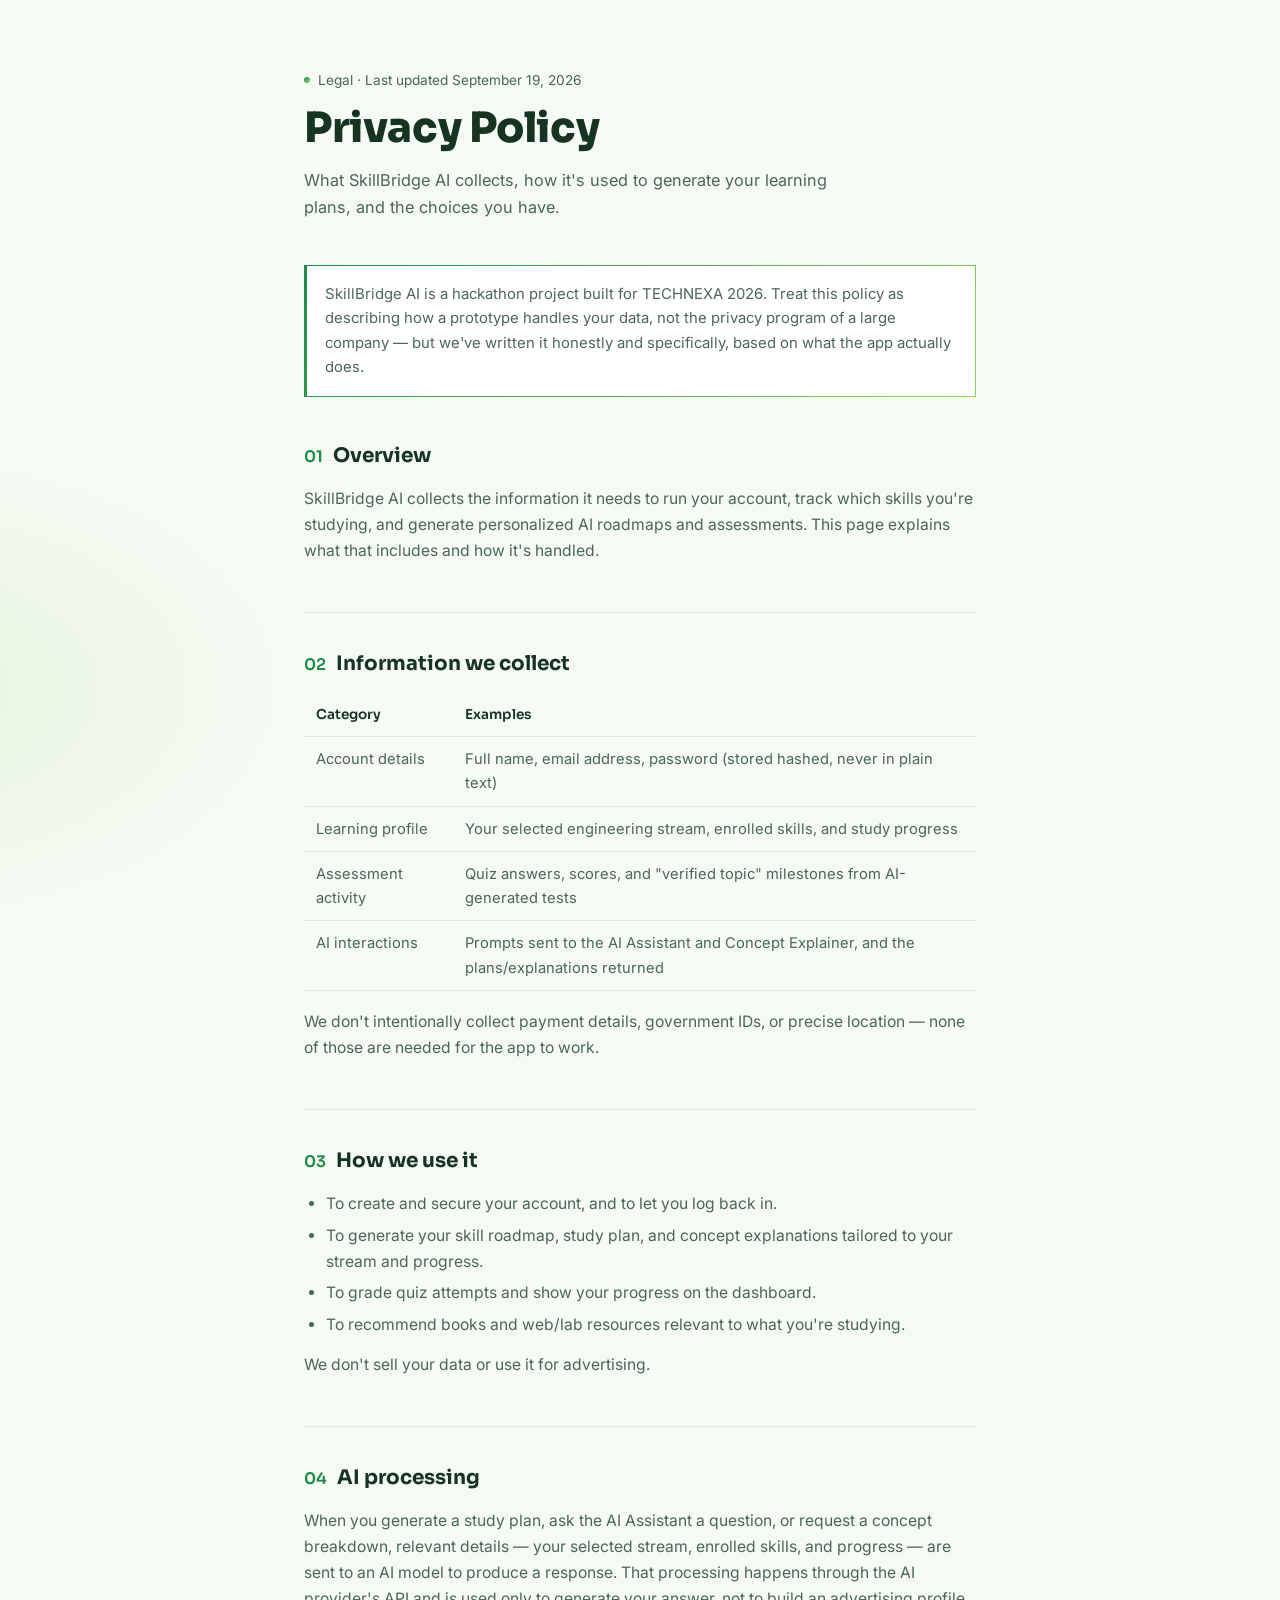
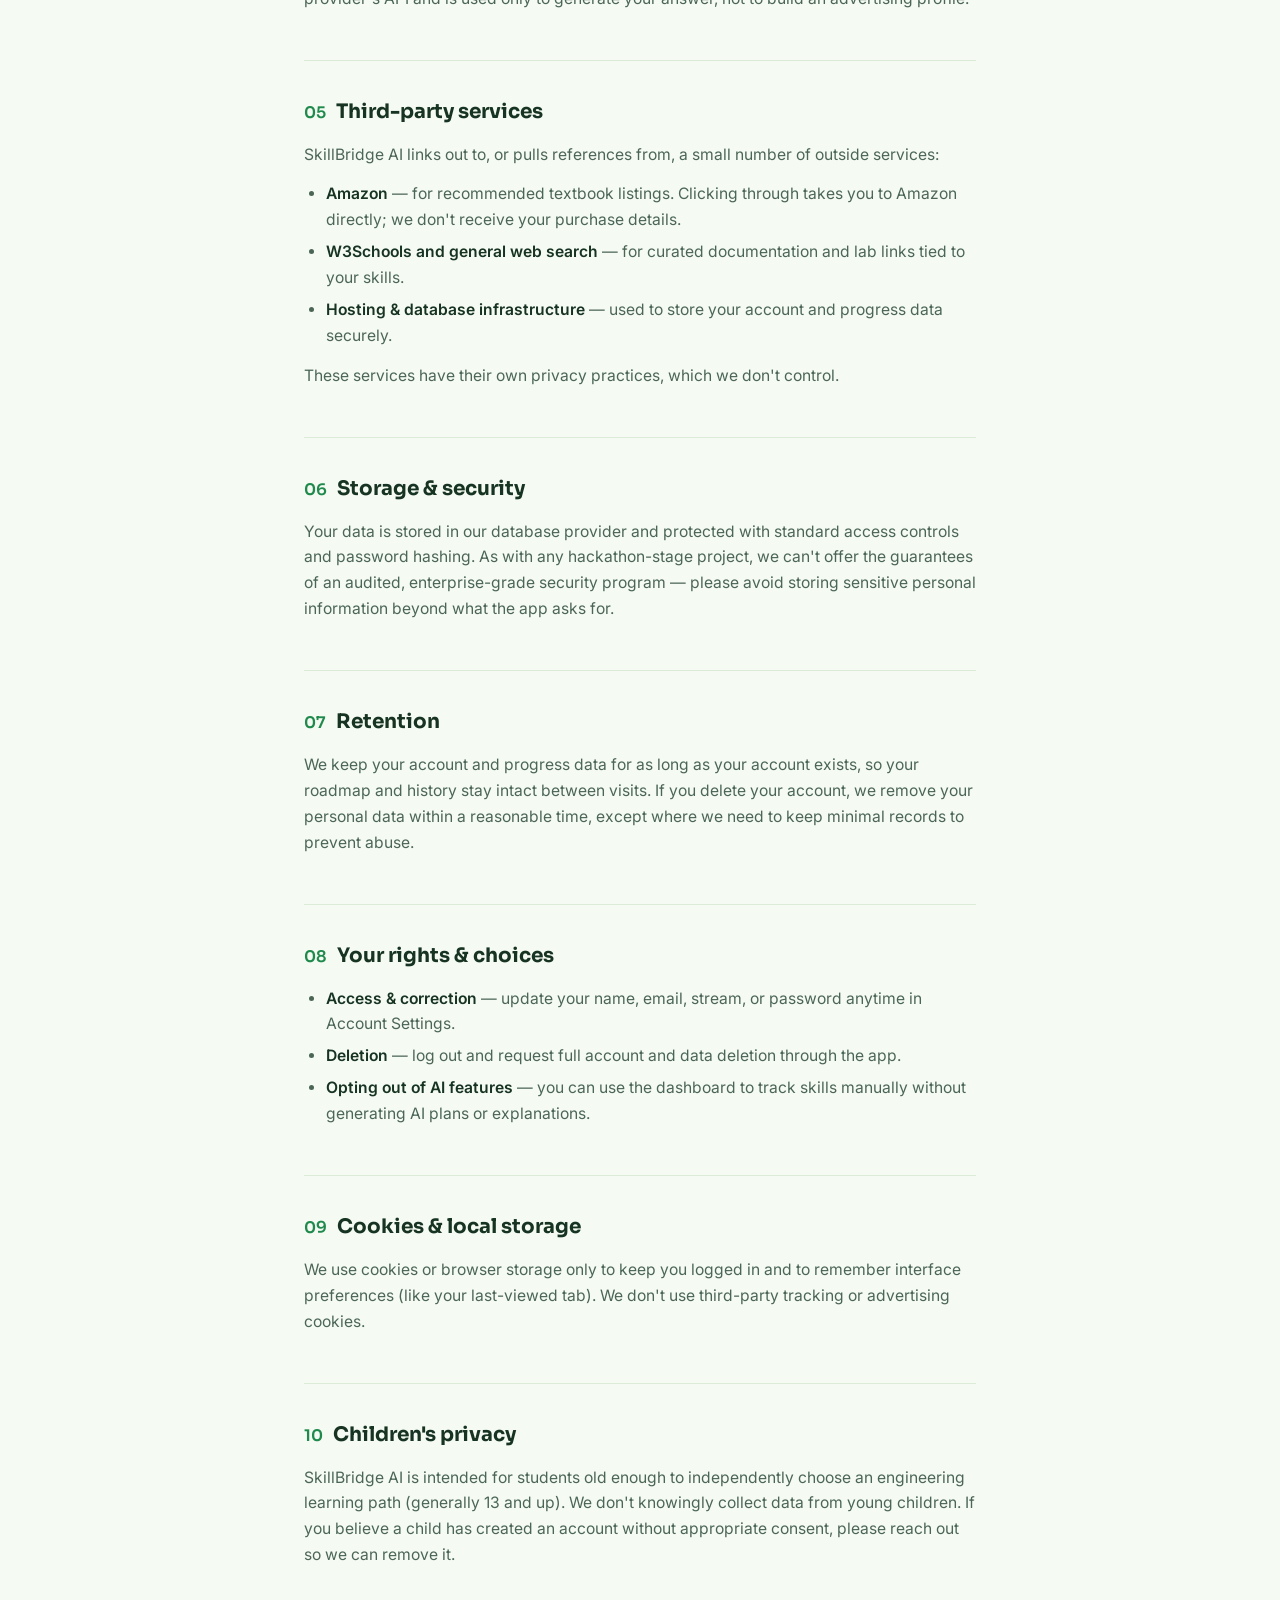
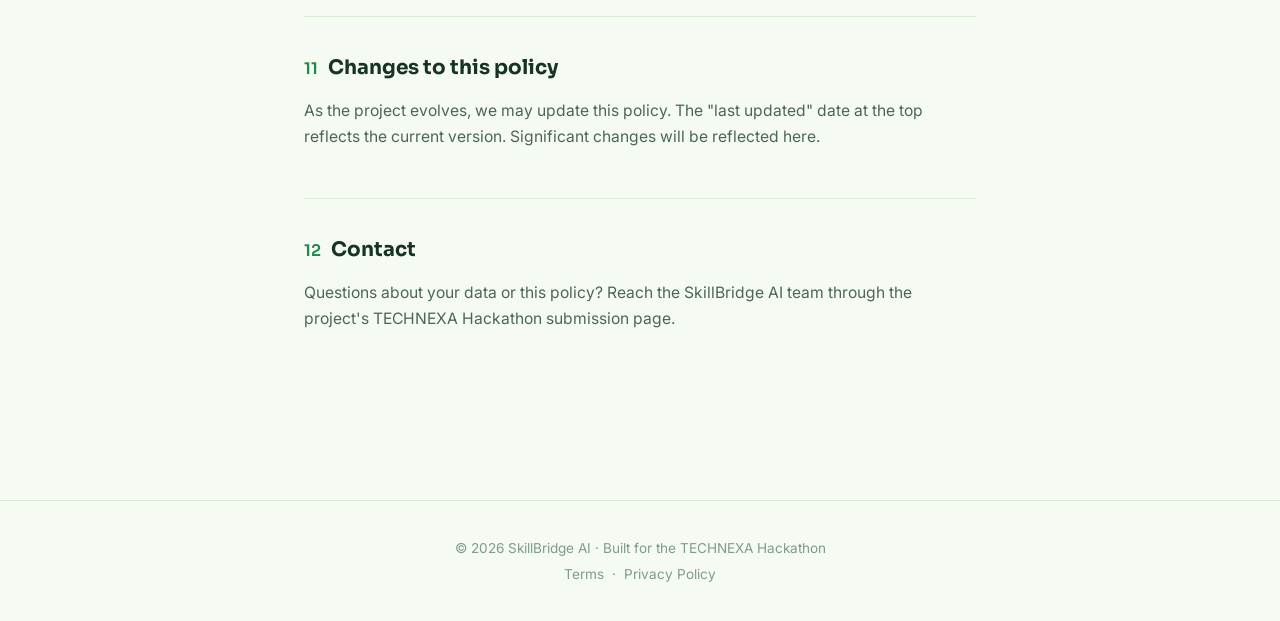
<file: pp.html>
<!DOCTYPE html>
<html lang="en">
<head>
<meta charset="UTF-8">
<meta name="viewport" content="width=device-width, initial-scale=1.0, viewport-fit=cover">
<title>Privacy Policy — SkillBridge AI</title>
<link rel="preconnect" href="https://fonts.googleapis.com">
<link rel="preconnect" href="https://fonts.gstatic.com" crossorigin>
<link href="https://fonts.googleapis.com/css2?family=Sora:wght@400;600;700;800&family=Inter:wght@400;500;600&display=swap" rel="stylesheet">
<style>
  :root{
    --bg:#F5FAF3;
    --surface:#FFFFFF;
    --border:#DCEBD8;
    --text:#173321;
    --text-dim:#4C6656;
    --text-faint:#7E9C8C;
    --green-deep:#1F8A4C;
    --green:#3FB56A;
    --green-lime:#8DD65B;
    --grad: linear-gradient(135deg, var(--green-deep), var(--green-lime));
    --radius: 14px;
  }
  *{box-sizing:border-box;}
  html{scroll-behavior:smooth;}
  body{
    margin:0;
    background:
      radial-gradient(900px 500px at 88% -8%, rgba(63,181,106,0.12), transparent 60%),
      radial-gradient(700px 420px at -8% 18%, rgba(141,214,91,0.14), transparent 55%),
      var(--bg);
    color:var(--text);
    font-family:'Inter', system-ui, sans-serif;
    line-height:1.65;
    -webkit-font-smoothing:antialiased;
  }
  a{color:var(--green-deep); text-decoration:none;}
  a:hover{text-decoration:underline;}
  a:focus-visible, button:focus-visible{outline:2px solid var(--green); outline-offset:3px; border-radius:4px;}

  header.top{
    position:sticky; top:0; z-index:10;
    backdrop-filter: blur(10px);
    background:rgba(245,250,243,0.85);
    border-bottom:1px solid var(--border);
  }
  .top-inner{
    max-width:880px; margin:0 auto; padding:16px 24px;
    display:flex; align-items:center; justify-content:space-between; gap:16px;
  }
  .brand{display:flex; align-items:center; gap:10px; font-family:'Sora', sans-serif; font-weight:700; font-size:1.05rem; color:var(--text);}
  .brand svg{flex-shrink:0;}
  nav.top-nav{display:flex; gap:22px; font-size:0.92rem;}
  nav.top-nav a{color:var(--text-dim);}
  nav.top-nav a.current{color:var(--text); position:relative;}
  nav.top-nav a.current::after{
    content:""; position:absolute; left:0; right:0; bottom:-6px; height:2px; background:var(--grad); border-radius:2px;
  }

  main{max-width:720px; margin:0 auto; padding:64px 24px 100px;}

  .doc-head{margin-bottom:44px;}
  .doc-head .kicker{
    display:inline-flex; align-items:center; gap:8px;
    font-size:0.85rem; color:var(--text-dim); margin-bottom:14px;
  }
  .doc-head .kicker .dot{width:6px; height:6px; border-radius:50%; background:var(--grad);}
  h1{
    font-family:'Sora', sans-serif; font-weight:800;
    font-size:clamp(1.9rem, 4vw, 2.6rem);
    line-height:1.15; margin:0 0 14px;
    letter-spacing:-0.01em;
    color:var(--text);
  }
  .doc-head p{color:var(--text-dim); margin:0; font-size:1.02rem; max-width:56ch;}

  section.clause{
    padding:34px 0; border-top:1px solid var(--border);
    scroll-margin-top:90px;
  }
  section.clause:first-of-type{border-top:none;}
  section.clause h2{
    font-family:'Sora', sans-serif; font-weight:700; font-size:1.25rem;
    display:flex; align-items:baseline; gap:10px; margin:0 0 14px;
    color:var(--text);
  }
  section.clause h2 .idx{color:var(--green-deep); font-size:1rem; font-weight:600;}
  section.clause p, section.clause li{color:var(--text-dim); font-size:0.98rem;}
  section.clause p{margin:0 0 14px;}
  section.clause ul{margin:0 0 14px; padding-left:22px;}
  section.clause li{margin:6px 0;}
  section.clause strong{color:var(--text); font-weight:600;}

  table.data-table{width:100%; border-collapse:collapse; margin:8px 0 18px; font-size:0.92rem;}
  table.data-table th, table.data-table td{
    text-align:left; padding:10px 12px; border-bottom:1px solid var(--border); vertical-align:top;
  }
  table.data-table th{color:var(--text); font-family:'Sora',sans-serif; font-weight:600; font-size:0.85rem;}
  table.data-table td{color:var(--text-dim);}

  .callout{
    border:1px solid var(--border); border-left:3px solid; border-image: var(--grad) 1;
    background:var(--surface); border-radius:10px; padding:16px 18px; margin:22px 0 8px;
    font-size:0.93rem; color:var(--text-dim);
  }

  footer{
    border-top:1px solid var(--border); margin-top:20px;
    padding:32px 24px; text-align:center;
  }
  footer p{color:var(--text-faint); font-size:0.85rem; margin:4px 0;}
  footer .foot-links a{color:var(--text-faint); margin:0 8px;}

  @media (max-width:640px){
    nav.top-nav{display:none;}
    main{padding:44px 18px 80px;}
    table.data-table{font-size:0.85rem;}
  }
  @media (prefers-reduced-motion: reduce){ html{scroll-behavior:auto;} }
</style>
</head>
<body>

<main>
  <div class="doc-head">
    <span class="kicker"><span class="dot"></span>Legal · Last updated September 19, 2026</span>
    <h1>Privacy Policy</h1>
    <p>What SkillBridge AI collects, how it's used to generate your learning plans, and the choices you have.</p>
  </div>

  <div class="callout">
    SkillBridge AI is a hackathon project built for TECHNEXA 2026. Treat this policy as describing how a prototype handles your data, not the privacy program of a large company — but we've written it honestly and specifically, based on what the app actually does.
  </div>

  <section class="clause" id="overview">
    <h2><span class="idx">01</span>Overview</h2>
    <p>SkillBridge AI collects the information it needs to run your account, track which skills you're studying, and generate personalized AI roadmaps and assessments. This page explains what that includes and how it's handled.</p>
  </section>

  <section class="clause" id="collect">
    <h2><span class="idx">02</span>Information we collect</h2>
    <table class="data-table">
      <tr><th>Category</th><th>Examples</th></tr>
      <tr><td>Account details</td><td>Full name, email address, password (stored hashed, never in plain text)</td></tr>
      <tr><td>Learning profile</td><td>Your selected engineering stream, enrolled skills, and study progress</td></tr>
      <tr><td>Assessment activity</td><td>Quiz answers, scores, and "verified topic" milestones from AI-generated tests</td></tr>
      <tr><td>AI interactions</td><td>Prompts sent to the AI Assistant and Concept Explainer, and the plans/explanations returned</td></tr>
    </table>
    <p>We don't intentionally collect payment details, government IDs, or precise location — none of those are needed for the app to work.</p>
  </section>

  <section class="clause" id="use">
    <h2><span class="idx">03</span>How we use it</h2>
    <ul>
      <li>To create and secure your account, and to let you log back in.</li>
      <li>To generate your skill roadmap, study plan, and concept explanations tailored to your stream and progress.</li>
      <li>To grade quiz attempts and show your progress on the dashboard.</li>
      <li>To recommend books and web/lab resources relevant to what you're studying.</li>
    </ul>
    <p>We don't sell your data or use it for advertising.</p>
  </section>

  <section class="clause" id="ai-processing">
    <h2><span class="idx">04</span>AI processing</h2>
    <p>When you generate a study plan, ask the AI Assistant a question, or request a concept breakdown, relevant details — your selected stream, enrolled skills, and progress — are sent to an AI model to produce a response. That processing happens through the AI provider's API and is used only to generate your answer, not to build an advertising profile.</p>
  </section>

  <section class="clause" id="third-party">
    <h2><span class="idx">05</span>Third-party services</h2>
    <p>SkillBridge AI links out to, or pulls references from, a small number of outside services:</p>
    <ul>
      <li><strong>Amazon</strong> — for recommended textbook listings. Clicking through takes you to Amazon directly; we don't receive your purchase details.</li>
      <li><strong>W3Schools and general web search</strong> — for curated documentation and lab links tied to your skills.</li>
      <li><strong>Hosting &amp; database infrastructure</strong> — used to store your account and progress data securely.</li>
    </ul>
    <p>These services have their own privacy practices, which we don't control.</p>
  </section>

  <section class="clause" id="storage">
    <h2><span class="idx">06</span>Storage &amp; security</h2>
    <p>Your data is stored in our database provider and protected with standard access controls and password hashing. As with any hackathon-stage project, we can't offer the guarantees of an audited, enterprise-grade security program — please avoid storing sensitive personal information beyond what the app asks for.</p>
  </section>

  <section class="clause" id="retention">
    <h2><span class="idx">07</span>Retention</h2>
    <p>We keep your account and progress data for as long as your account exists, so your roadmap and history stay intact between visits. If you delete your account, we remove your personal data within a reasonable time, except where we need to keep minimal records to prevent abuse.</p>
  </section>

  <section class="clause" id="rights">
    <h2><span class="idx">08</span>Your rights &amp; choices</h2>
    <ul>
      <li><strong>Access &amp; correction</strong> — update your name, email, stream, or password anytime in Account Settings.</li>
      <li><strong>Deletion</strong> — log out and request full account and data deletion through the app.</li>
      <li><strong>Opting out of AI features</strong> — you can use the dashboard to track skills manually without generating AI plans or explanations.</li>
    </ul>
  </section>

  <section class="clause" id="cookies">
    <h2><span class="idx">09</span>Cookies &amp; local storage</h2>
    <p>We use cookies or browser storage only to keep you logged in and to remember interface preferences (like your last-viewed tab). We don't use third-party tracking or advertising cookies.</p>
  </section>

  <section class="clause" id="children">
    <h2><span class="idx">10</span>Children's privacy</h2>
    <p>SkillBridge AI is intended for students old enough to independently choose an engineering learning path (generally 13 and up). We don't knowingly collect data from young children. If you believe a child has created an account without appropriate consent, please reach out so we can remove it.</p>
  </section>

  <section class="clause" id="changes">
    <h2><span class="idx">11</span>Changes to this policy</h2>
    <p>As the project evolves, we may update this policy. The "last updated" date at the top reflects the current version. Significant changes will be reflected here.</p>
  </section>

  <section class="clause" id="contact">
    <h2><span class="idx">12</span>Contact</h2>
    <p>Questions about your data or this policy? Reach the SkillBridge AI team through the project's TECHNEXA Hackathon submission page.</p>
  </section>
</main>

<footer>
  <p>© 2026 SkillBridge AI · Built for the TECHNEXA Hackathon</p>
  <p class="foot-links"><a href="tos.html">Terms</a>·<a href="privacypolicy.html">Privacy Policy</a></p>
</footer>

</body>
</html>
</file>
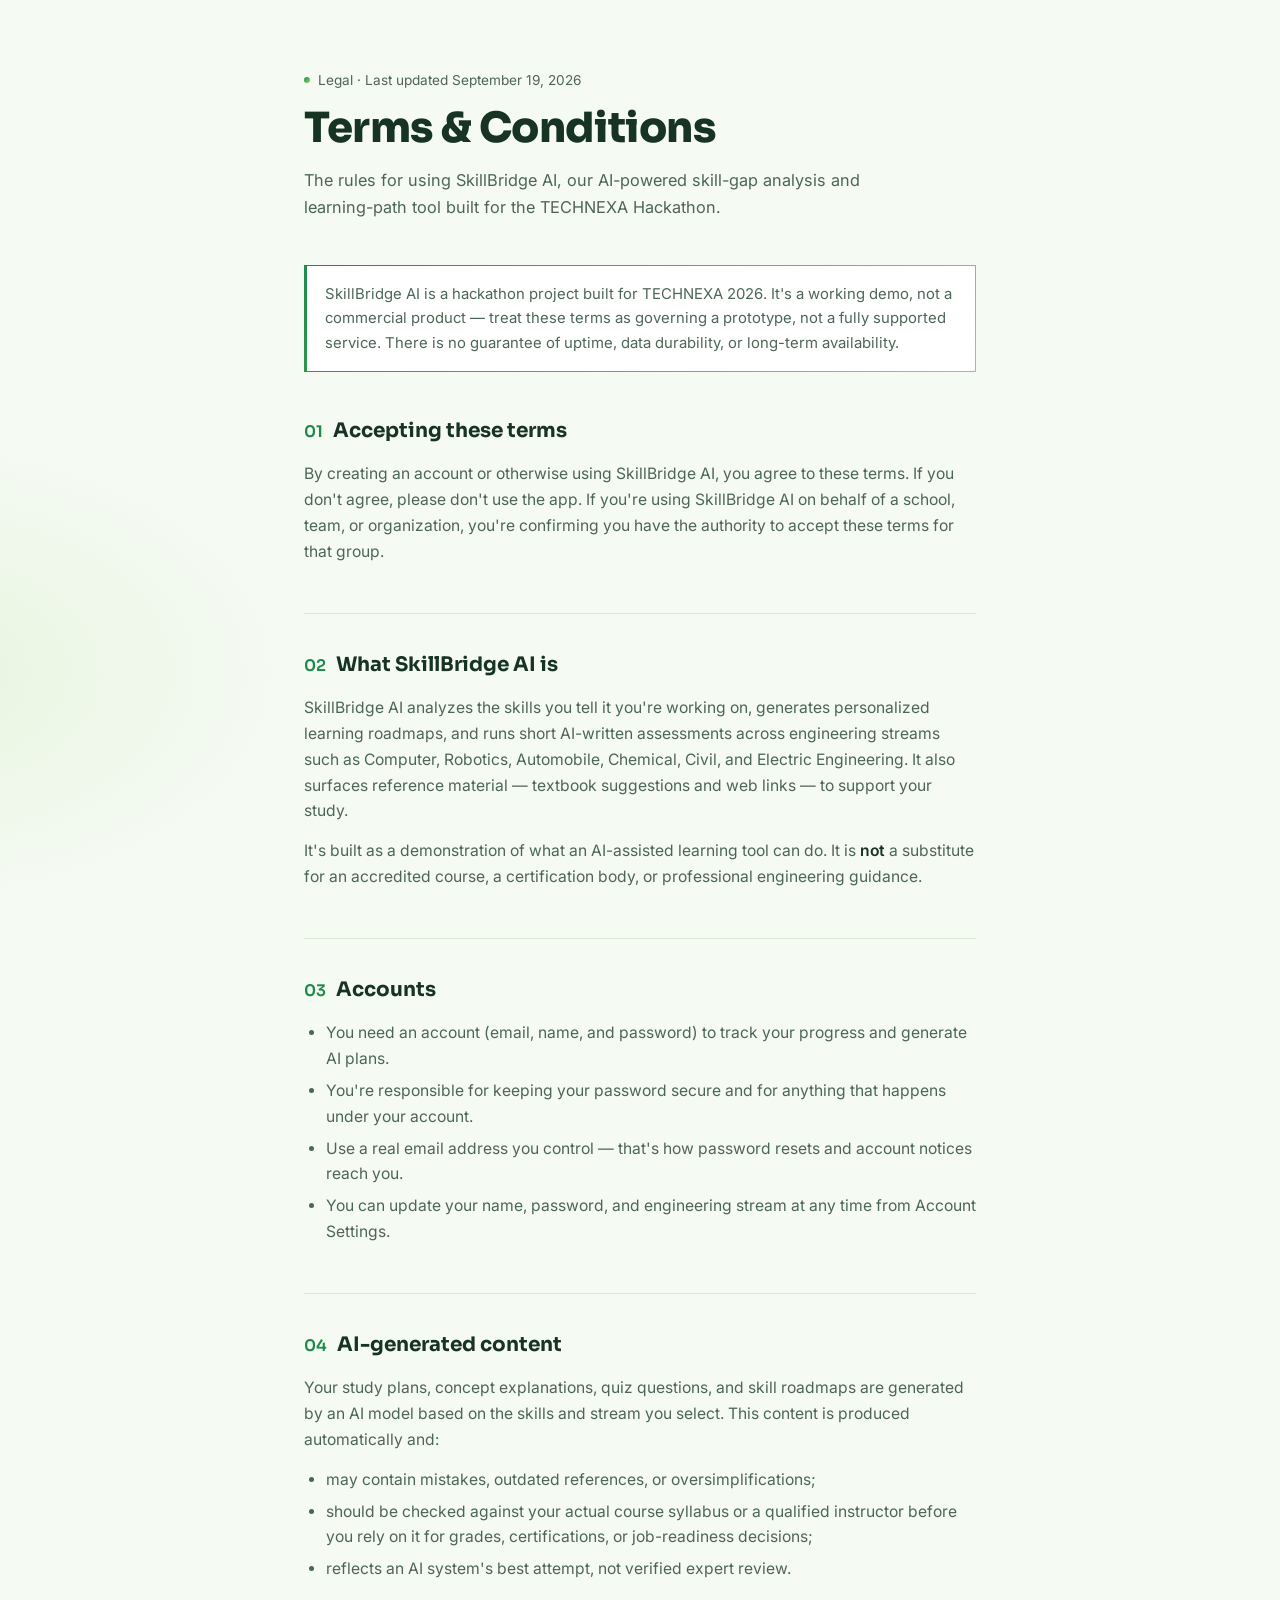
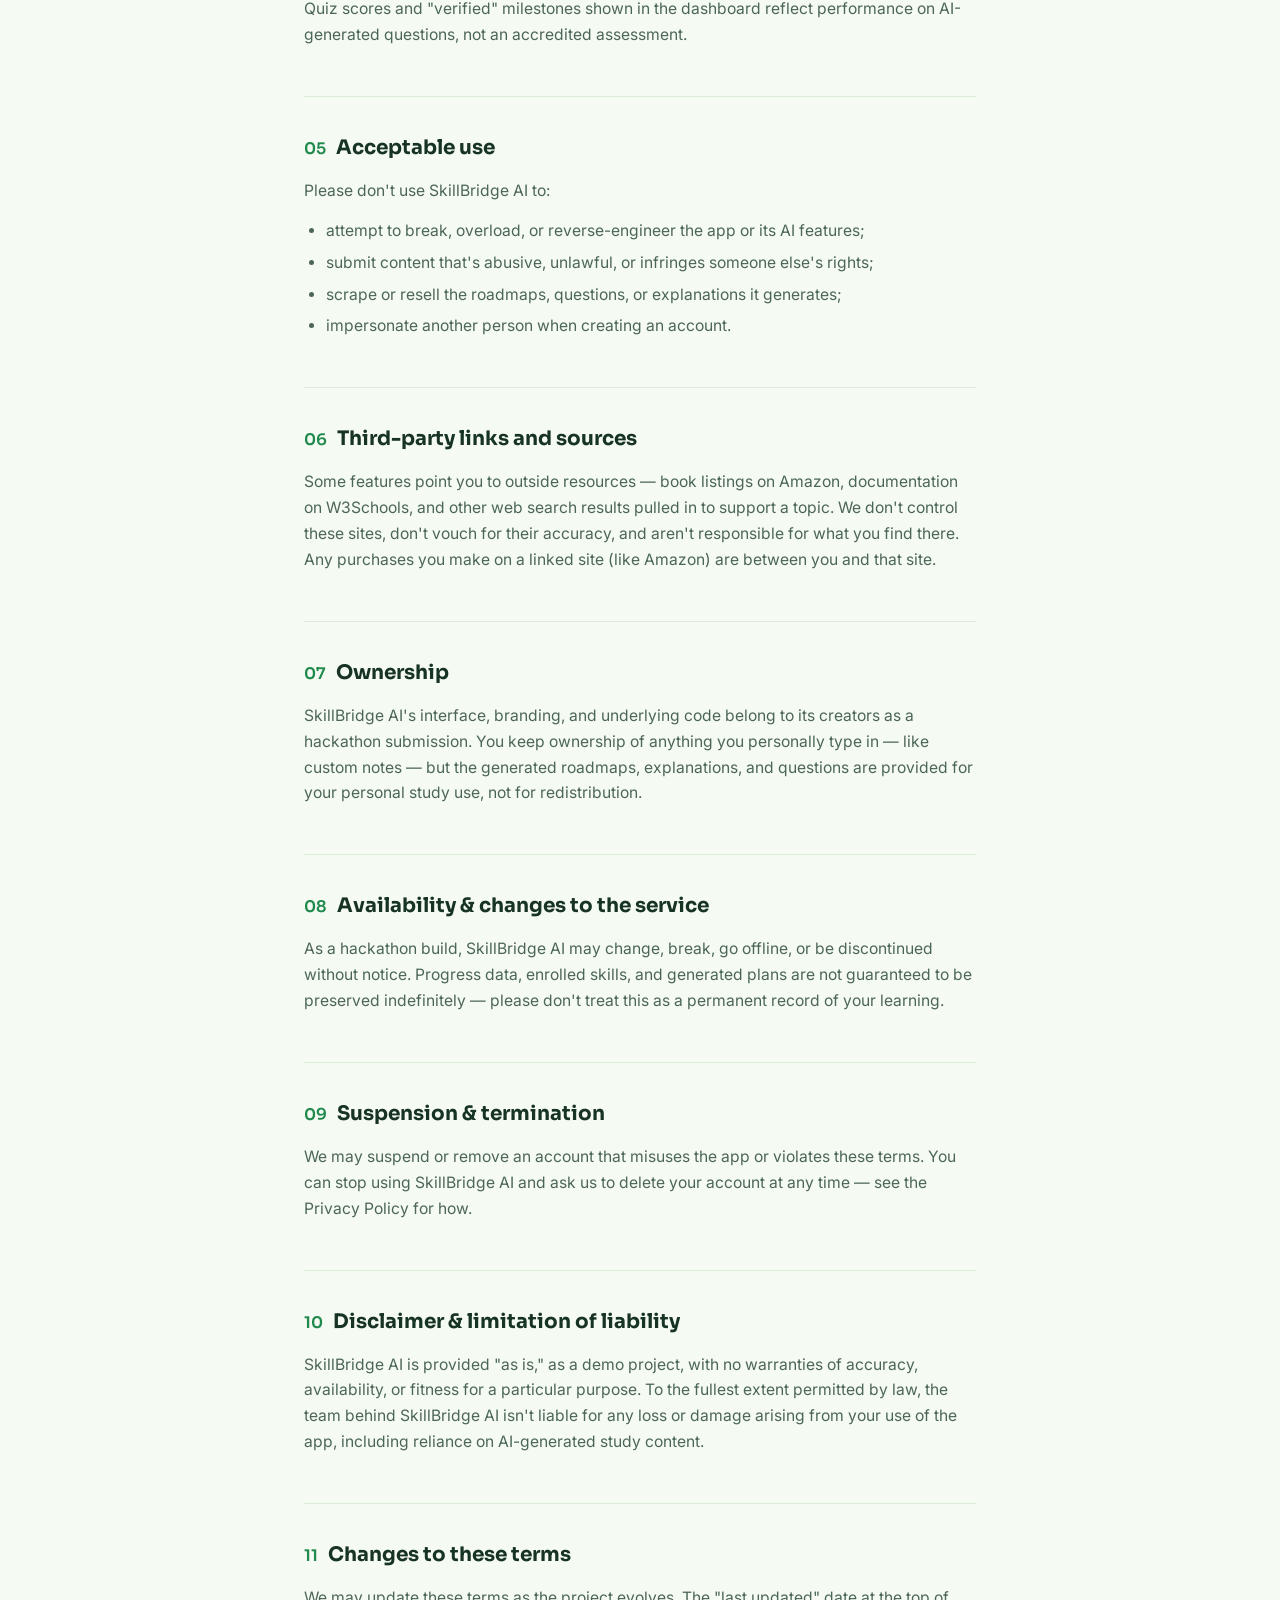
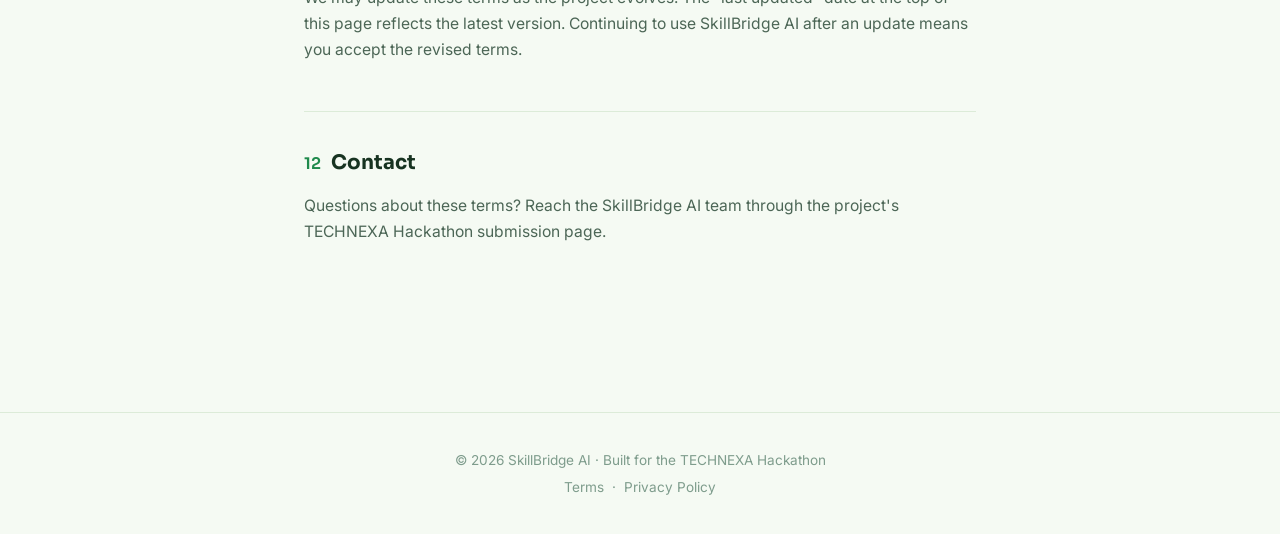
<file: tos.html>
<!DOCTYPE html>
<html lang="en">
<head>
<meta charset="UTF-8">
<meta name="viewport" content="width=device-width, initial-scale=1.0, viewport-fit=cover">
<title>Terms &amp; Conditions — SkillBridge AI</title>
<link rel="preconnect" href="https://fonts.googleapis.com">
<link rel="preconnect" href="https://fonts.gstatic.com" crossorigin>
<link href="https://fonts.googleapis.com/css2?family=Sora:wght@400;600;700;800&family=Inter:wght@400;500;600&display=swap" rel="stylesheet">
<style>
  :root{
    --bg:#F5FAF3;
    --surface:#FFFFFF;
    --border:#DCEBD8;
    --text:#173321;
    --text-dim:#4C6656;
    --text-faint:#7E9C8C;
    --green-deep:#1F8A4C;
    --green:#3FB56A;
    --green-lime:#8DD65B;
    --grad: linear-gradient(135deg, var(--green-deep), var(--green-lime));
    --radius: 14px;
  }
  *{box-sizing:border-box;}
  html{scroll-behavior:smooth;}
  body{
    margin:0;
    background:
      radial-gradient(900px 500px at 88% -8%, rgba(63,181,106,0.12), transparent 60%),
      radial-gradient(700px 420px at -8% 18%, rgba(141,214,91,0.14), transparent 55%),
      var(--bg);
    color:var(--text);
    font-family:'Inter', system-ui, sans-serif;
    line-height:1.65;
    -webkit-font-smoothing:antialiased;
  }
  a{color:var(--green-deep); text-decoration:none;}
  a:hover{text-decoration:underline;}
  a:focus-visible, button:focus-visible{outline:2px solid var(--green); outline-offset:3px; border-radius:4px;}

  header.top{
    position:sticky; top:0; z-index:10;
    backdrop-filter: blur(10px);
    background:rgba(245,250,243,0.85);
    border-bottom:1px solid var(--border);
  }
  .top-inner{
    max-width:880px; margin:0 auto; padding:16px 24px;
    display:flex; align-items:center; justify-content:space-between; gap:16px;
  }
  .brand{display:flex; align-items:center; gap:10px; font-family:'Sora', sans-serif; font-weight:700; font-size:1.05rem; color:var(--text);}
  .brand svg{flex-shrink:0;}
  nav.top-nav{display:flex; gap:22px; font-size:0.92rem;}
  nav.top-nav a{color:var(--text-dim);}
  nav.top-nav a.current{color:var(--text); position:relative;}
  nav.top-nav a.current::after{
    content:""; position:absolute; left:0; right:0; bottom:-6px; height:2px; background:var(--grad); border-radius:2px;
  }

  main{max-width:720px; margin:0 auto; padding:64px 24px 100px;}

  .doc-head{margin-bottom:44px;}
  .doc-head .kicker{
    display:inline-flex; align-items:center; gap:8px;
    font-size:0.85rem; color:var(--text-dim); margin-bottom:14px;
  }
  .doc-head .kicker .dot{width:6px; height:6px; border-radius:50%; background:var(--grad);}
  h1{
    font-family:'Sora', sans-serif; font-weight:800;
    font-size:clamp(1.9rem, 4vw, 2.6rem);
    line-height:1.15; margin:0 0 14px;
    letter-spacing:-0.01em;
    color:var(--text);
  }
  .doc-head p{color:var(--text-dim); margin:0; font-size:1.02rem; max-width:56ch;}

  section.clause{
    padding:34px 0; border-top:1px solid var(--border);
    scroll-margin-top:90px;
  }
  section.clause:first-of-type{border-top:none;}
  section.clause h2{
    font-family:'Sora', sans-serif; font-weight:700; font-size:1.25rem;
    display:flex; align-items:baseline; gap:10px; margin:0 0 14px;
    color:var(--text);
  }
  section.clause h2 .idx{color:var(--green-deep); font-size:1rem; font-weight:600;}
  section.clause p, section.clause li{color:var(--text-dim); font-size:0.98rem;}
  section.clause p{margin:0 0 14px;}
  section.clause ul{margin:0 0 14px; padding-left:22px;}
  section.clause li{margin:6px 0;}
  section.clause strong{color:var(--text); font-weight:600;}

  .callout{
    border:1px solid var(--border); border-left:3px solid; border-image: var(--grad) 1;
    background:var(--surface); border-radius:10px; padding:16px 18px; margin:22px 0 8px;
    font-size:0.93rem; color:var(--text-dim);
  }

  footer{
    border-top:1px solid var(--border); margin-top:20px;
    padding:32px 24px; text-align:center;
  }
  footer p{color:var(--text-faint); font-size:0.85rem; margin:4px 0;}
  footer .foot-links a{color:var(--text-faint); margin:0 8px;}

  @media (max-width:640px){
    nav.top-nav{display:none;}
    main{padding:44px 18px 80px;}
  }
  @media (prefers-reduced-motion: reduce){ html{scroll-behavior:auto;} }
</style>
</head>
<body>

<main>
  <div class="doc-head">
    <span class="kicker"><span class="dot"></span>Legal · Last updated September 19, 2026</span>
    <h1>Terms &amp; Conditions</h1>
    <p>The rules for using SkillBridge AI, our AI-powered skill-gap analysis and learning-path tool built for the TECHNEXA Hackathon.</p>
  </div>

  <div class="callout">
    SkillBridge AI is a hackathon project built for TECHNEXA 2026. It's a working demo, not a commercial product — treat these terms as governing a prototype, not a fully supported service. There is no guarantee of uptime, data durability, or long-term availability.
  </div>

  <section class="clause" id="acceptance">
    <h2><span class="idx">01</span>Accepting these terms</h2>
    <p>By creating an account or otherwise using SkillBridge AI, you agree to these terms. If you don't agree, please don't use the app. If you're using SkillBridge AI on behalf of a school, team, or organization, you're confirming you have the authority to accept these terms for that group.</p>
  </section>

  <section class="clause" id="service">
    <h2><span class="idx">02</span>What SkillBridge AI is</h2>
    <p>SkillBridge AI analyzes the skills you tell it you're working on, generates personalized learning roadmaps, and runs short AI-written assessments across engineering streams such as Computer, Robotics, Automobile, Chemical, Civil, and Electric Engineering. It also surfaces reference material — textbook suggestions and web links — to support your study.</p>
    <p>It's built as a demonstration of what an AI-assisted learning tool can do. It is <strong>not</strong> a substitute for an accredited course, a certification body, or professional engineering guidance.</p>
  </section>

  <section class="clause" id="accounts">
    <h2><span class="idx">03</span>Accounts</h2>
    <ul>
      <li>You need an account (email, name, and password) to track your progress and generate AI plans.</li>
      <li>You're responsible for keeping your password secure and for anything that happens under your account.</li>
      <li>Use a real email address you control — that's how password resets and account notices reach you.</li>
      <li>You can update your name, password, and engineering stream at any time from Account Settings.</li>
    </ul>
  </section>

  <section class="clause" id="ai-content">
    <h2><span class="idx">04</span>AI-generated content</h2>
    <p>Your study plans, concept explanations, quiz questions, and skill roadmaps are generated by an AI model based on the skills and stream you select. This content is produced automatically and:</p>
    <ul>
      <li>may contain mistakes, outdated references, or oversimplifications;</li>
      <li>should be checked against your actual course syllabus or a qualified instructor before you rely on it for grades, certifications, or job-readiness decisions;</li>
      <li>reflects an AI system's best attempt, not verified expert review.</li>
    </ul>
    <p>Quiz scores and "verified" milestones shown in the dashboard reflect performance on AI-generated questions, not an accredited assessment.</p>
  </section>

  <section class="clause" id="acceptable-use">
    <h2><span class="idx">05</span>Acceptable use</h2>
    <p>Please don't use SkillBridge AI to:</p>
    <ul>
      <li>attempt to break, overload, or reverse-engineer the app or its AI features;</li>
      <li>submit content that's abusive, unlawful, or infringes someone else's rights;</li>
      <li>scrape or resell the roadmaps, questions, or explanations it generates;</li>
      <li>impersonate another person when creating an account.</li>
    </ul>
  </section>

  <section class="clause" id="third-party">
    <h2><span class="idx">06</span>Third-party links and sources</h2>
    <p>Some features point you to outside resources — book listings on Amazon, documentation on W3Schools, and other web search results pulled in to support a topic. We don't control these sites, don't vouch for their accuracy, and aren't responsible for what you find there. Any purchases you make on a linked site (like Amazon) are between you and that site.</p>
  </section>

  <section class="clause" id="ip">
    <h2><span class="idx">07</span>Ownership</h2>
    <p>SkillBridge AI's interface, branding, and underlying code belong to its creators as a hackathon submission. You keep ownership of anything you personally type in — like custom notes — but the generated roadmaps, explanations, and questions are provided for your personal study use, not for redistribution.</p>
  </section>

  <section class="clause" id="availability">
    <h2><span class="idx">08</span>Availability &amp; changes to the service</h2>
    <p>As a hackathon build, SkillBridge AI may change, break, go offline, or be discontinued without notice. Progress data, enrolled skills, and generated plans are not guaranteed to be preserved indefinitely — please don't treat this as a permanent record of your learning.</p>
  </section>

  <section class="clause" id="termination">
    <h2><span class="idx">09</span>Suspension &amp; termination</h2>
    <p>We may suspend or remove an account that misuses the app or violates these terms. You can stop using SkillBridge AI and ask us to delete your account at any time — see the Privacy Policy for how.</p>
  </section>

  <section class="clause" id="warranty">
    <h2><span class="idx">10</span>Disclaimer &amp; limitation of liability</h2>
    <p>SkillBridge AI is provided "as is," as a demo project, with no warranties of accuracy, availability, or fitness for a particular purpose. To the fullest extent permitted by law, the team behind SkillBridge AI isn't liable for any loss or damage arising from your use of the app, including reliance on AI-generated study content.</p>
  </section>

  <section class="clause" id="changes">
    <h2><span class="idx">11</span>Changes to these terms</h2>
    <p>We may update these terms as the project evolves. The "last updated" date at the top of this page reflects the latest version. Continuing to use SkillBridge AI after an update means you accept the revised terms.</p>
  </section>

  <section class="clause" id="contact">
    <h2><span class="idx">12</span>Contact</h2>
    <p>Questions about these terms? Reach the SkillBridge AI team through the project's TECHNEXA Hackathon submission page.</p>
  </section>
</main>

<footer>
  <p>© 2026 SkillBridge AI · Built for the TECHNEXA Hackathon</p>
  <p class="foot-links"><a href="tos.html">Terms</a>·<a href="privacypolicy.html">Privacy Policy</a></p>
</footer>

</body>
</html>
</file>
